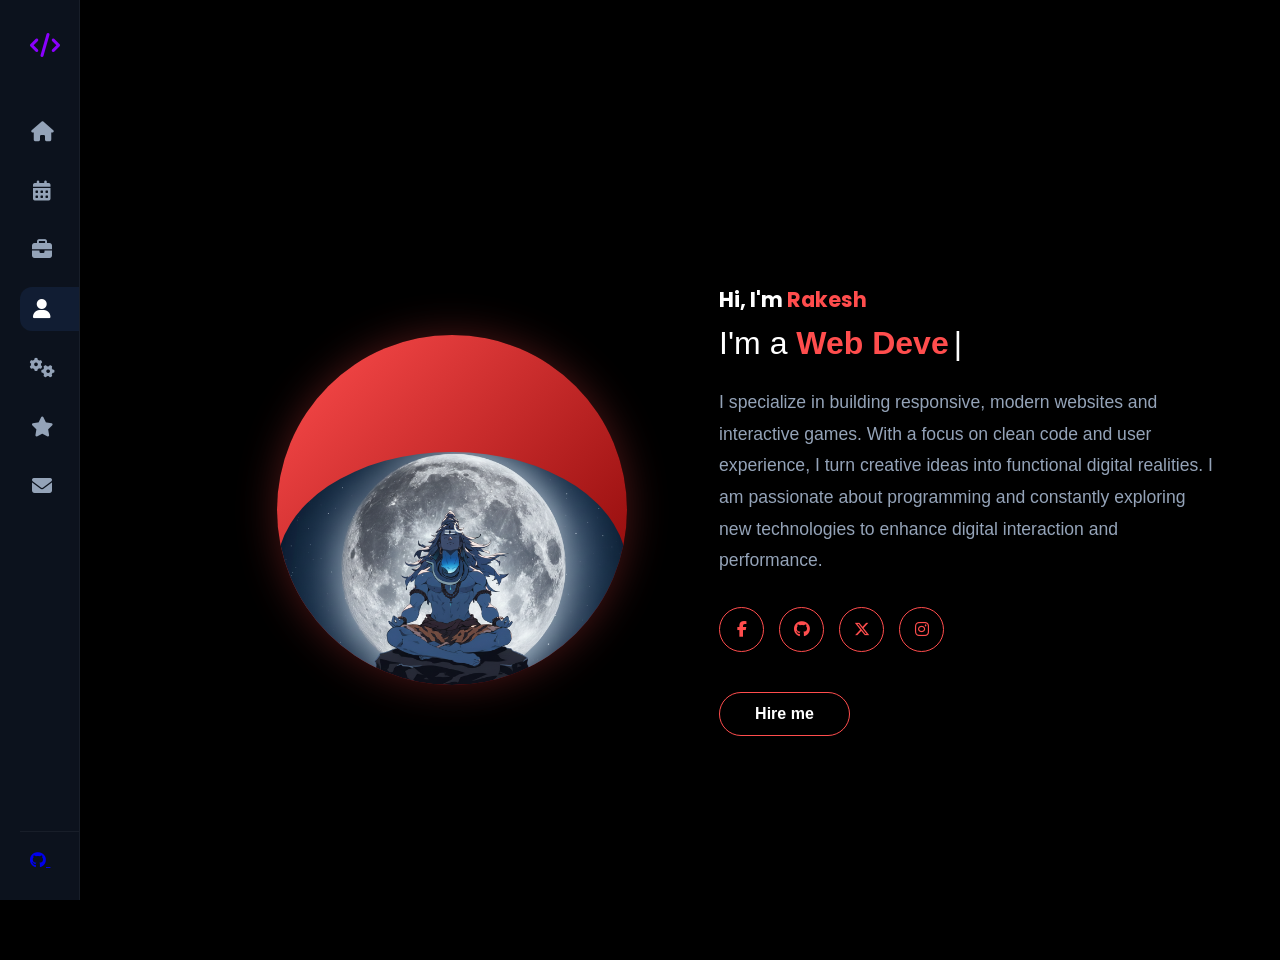
<file: about.html>
<!DOCTYPE html>
<html lang="en">
<head>
    <meta charset="UTF-8">
    <meta name="viewport" content="width=device-width, initial-scale=1.0">
    <title>About Me | Rakesh</title>
    <link rel="stylesheet" href="style.css">
    <link rel="stylesheet" href="https://cdnjs.cloudflare.com/ajax/libs/font-awesome/6.5.1/css/all.min.css">
    <link href="https://fonts.googleapis.com/css2?family=Poppins:wght@300;400;600;700&display=swap" rel="stylesheet">
</head>
<body>

    <aside class="sidebar">
        <div class="sidebar-content">
            <div class="logo-section">
                <i class="fa-solid fa-code"></i>
                <span class="nav-text">Dev<span>Portfolio</span></span>
            </div>
            
            <nav class="nav-menu">
                <ul>
                    <li>
                        <a href="index.html">
                            <i class="fa-solid fa-house"></i>
                            <span class="nav-text">Home</span>
                        </a>
                    </li>
                    <li>
                        <a href="projects.html">
                            <i class="fa-solid fa-calendar-days"></i>
                            <span class="nav-text">Projects</span>
                        </a>
                    </li>
                    <li>
                        <a href="experiences.html">
                            <i class="fa-solid fa-briefcase"></i>
                            <span class="nav-text">Experience</span>
                        </a>
                    </li>
                    <li class="active">
                        <a href="about.html">
                            <i class="fa-solid fa-user"></i>
                            <span class="nav-text">About</span>
                        </a>
                    </li>
                    <li>
                        <a href="skills.html">
                            <i class="fa-solid fa-gears"></i>
                            <span class="nav-text">Skills</span>
                        </a>
                    </li>
                    <li>
                        <a href="client-testimonials.html">
                            <i class="fa-solid fa-star"></i>
                            <span class="nav-text">Testimonials</span>
                        </a>
                    </li>
                    <li>
                        <a href="contact.html">
                            <i class="fa-solid fa-envelope"></i>
                            <span class="nav-text">Contact</span>
                        </a>
                    </li>
                </ul>
            </nav>

<div class="sidebar-footer">
                <div class="footer-item">
                    <a href="https://github.com/Rakesh12277" target="_blank">
                        <i class="fa-brands fa-github"></i>
                        <span class="nav-text">GitHub</span>
                    </a>
                </div>
            </div>
        </div>
    </aside>

    <main class="main-content">
        <div class="about-page-layout">
            <div class="about-container">
                <div class="image-section">
                    <div class="circle-bg">
<img src="../me.png" alt="Profile Image" class="profile-img">
                    </div>
                </div>

                <div class="content-section">
                    <h1 class="intro-text">Hi, I'm <span class="highlight">Rakesh</span></h1>
                    <h2 class="static-text">I'm a&nbsp;<span id="typewriter" class="highlight"></span><span class="cursor">|</span></h2>
                    
                    <p class="description">
                        I specialize in building responsive, modern websites and interactive games. 
                        With a focus on clean code and user experience, I turn creative ideas into 
                        functional digital realities. I am passionate about programming and 
                        constantly exploring new technologies to enhance digital interaction 
                        and performance.
                    </p>

<div class="social-icons">
                        <a href="https://www.facebook.com/rulerofnight" target="_blank"><i class="fab fa-facebook-f"></i></a>
                        <a href="https://github.com/Rakesh12277" target="_blank"><i class="fab fa-github"></i></a>
                        <a href="https://x.com/BoharaDipa42217" target="_blank"><i class="fa-brands fa-x-twitter"></i></a>
                        <a href="https://www.instagram.com/boharadipak310" target="_blank"><i class="fab fa-instagram"></i></a>
                    </div>

                    <a href="contact.html" class="hire-btn">Hire me</a>
                </div>
            </div>
        </div>
    </main>

    <div class="side-bg"></div>

    <!-- JavaScript for the typing/deleting effect -->
    <script src="script.js"></script>
</body>
</html>
</file>
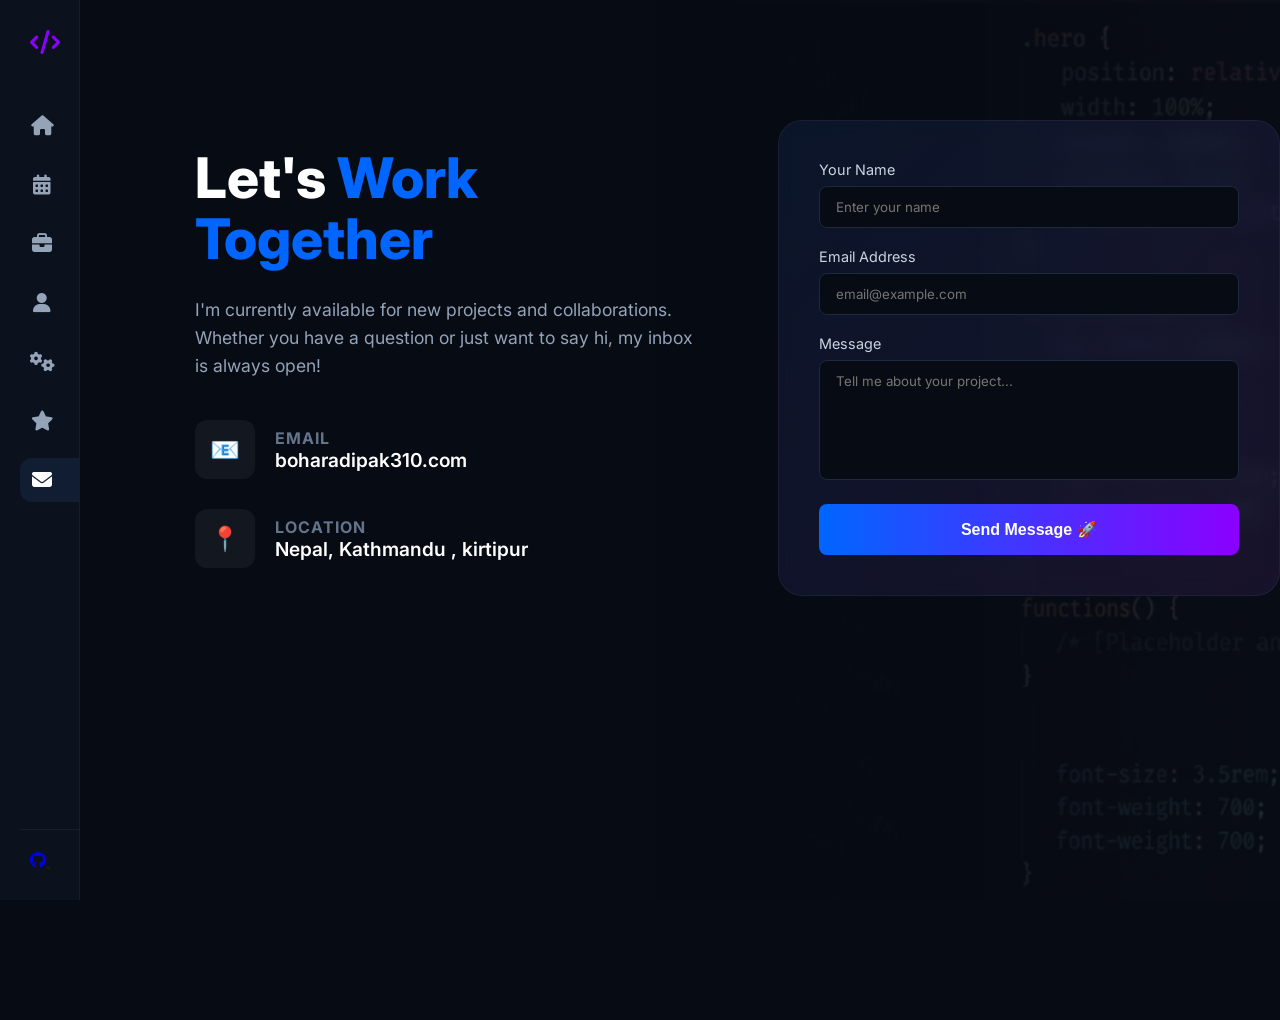
<file: contact.html>
<!DOCTYPE html>
<html lang="en">
<head>
    <meta charset="UTF-8">
    <meta name="viewport" content="width=device-width, initial-scale=1.0">
    <title>Contact Me</title>
    <link rel="stylesheet" href="style.css">
    <link href="https://fonts.googleapis.com/css2?family=Inter:wght@400;600;700;800&display=swap" rel="stylesheet">
    <link rel="stylesheet" href="https://cdnjs.cloudflare.com/ajax/libs/font-awesome/6.5.1/css/all.min.css">
</head>
<body>

    <aside class="sidebar">
        <div class="sidebar-content">
            <div class="logo-section">
                <i class="fa-solid fa-code"></i>
                <span class="nav-text">Dev<span>Portfolio</span></span>
            </div>
            
            <nav class="nav-menu">
                <ul>
                    <li>
                        <a href="index.html">
                            <i class="fa-solid fa-house"></i>
                            <span class="nav-text">Home</span>
                        </a>
                    </li>
                    <li>
                        <a href="projects.html">
                            <i class="fa-solid fa-calendar-days"></i>
                            <span class="nav-text">Projects</span>
                        </a>
                    </li>
                    <li>
                        <a href="experiences.html">
                            <i class="fa-solid fa-briefcase"></i>
                            <span class="nav-text">Experience</span>
                        </a>
                    </li>
                    <li>
                        <a href="about.html">
                            <i class="fa-solid fa-user"></i>
                            <span class="nav-text">About</span>
                        </a>
                    </li>
                    <li>
                        <a href="skills.html">
                            <i class="fa-solid fa-gears"></i>
                            <span class="nav-text">Skills</span>
                        </a>
                    </li>
                    <li>
                        <a href="client-testimonials.html">
                            <i class="fa-solid fa-star"></i>
                            <span class="nav-text">Testimonials</span>
                        </a>
                    </li>
                    <li class="active">
                        <a href="contact.html">
                            <i class="fa-solid fa-envelope"></i>
                            <span class="nav-text">Contact</span>
                        </a>
                    </li>
                </ul>
            </nav>

<div class="sidebar-footer">
                <div class="footer-item">
                    <a href="https://github.com/Rakesh12277" target="_blank">
                        <i class="fa-brands fa-github"></i>
                        <span class="nav-text">GitHub</span>
                    </a>
                </div>
            </div>
        </div>
    </aside>

    <div class="page-container">
        <main class="main-content">
            <div class="contact-grid">
                
                <section class="contact-info">
                    <h1 class="title">Let's <span class="gradient-text">Work Together</span></h1>
                    <p class="description">
                        I'm currently available for new projects and collaborations. 
                        Whether you have a question or just want to say hi, my inbox is always open!
                    </p>

                    <div class="info-list">
                        <div class="info-item">
                            <span class="icon">📧</span>
                            <div>
                                <h3>Email</h3>
                                <p>boharadipak310.com</p>
                            </div>
                        </div>
                        <div class="info-item">
                            <span class="icon">📍</span>
                            <div>
                                <h3>Location</h3>
                                <p>Nepal, Kathmandu , kirtipur</p>
                            </div>
                        </div>
                    </div>
                </section>

<section class="form-wrapper">
                    <form class="contact-form" action="https://formsubmit.co/boharadipak310@gmail.com" method="POST">
                        <div class="input-group">
                            <label>Your Name</label>
                            <input type="text" name="name" placeholder="Enter your name" required>
                        </div>
                        <div class="input-group">
                            <label>Email Address</label>
                            <input type="email" name="email" placeholder="email@example.com" required>
                        </div>
                        <div class="input-group">
                            <label>Message</label>
                            <textarea name="message" placeholder="Tell me about your project..." required></textarea>
                        </div>
                        <button type="submit" class="submit-btn">Send Message 🚀</button>
                    </form>
                </section>

            </div>
        </main>

        <div class="side-bg"></div>
    </div>

</body>
</html>
</file>
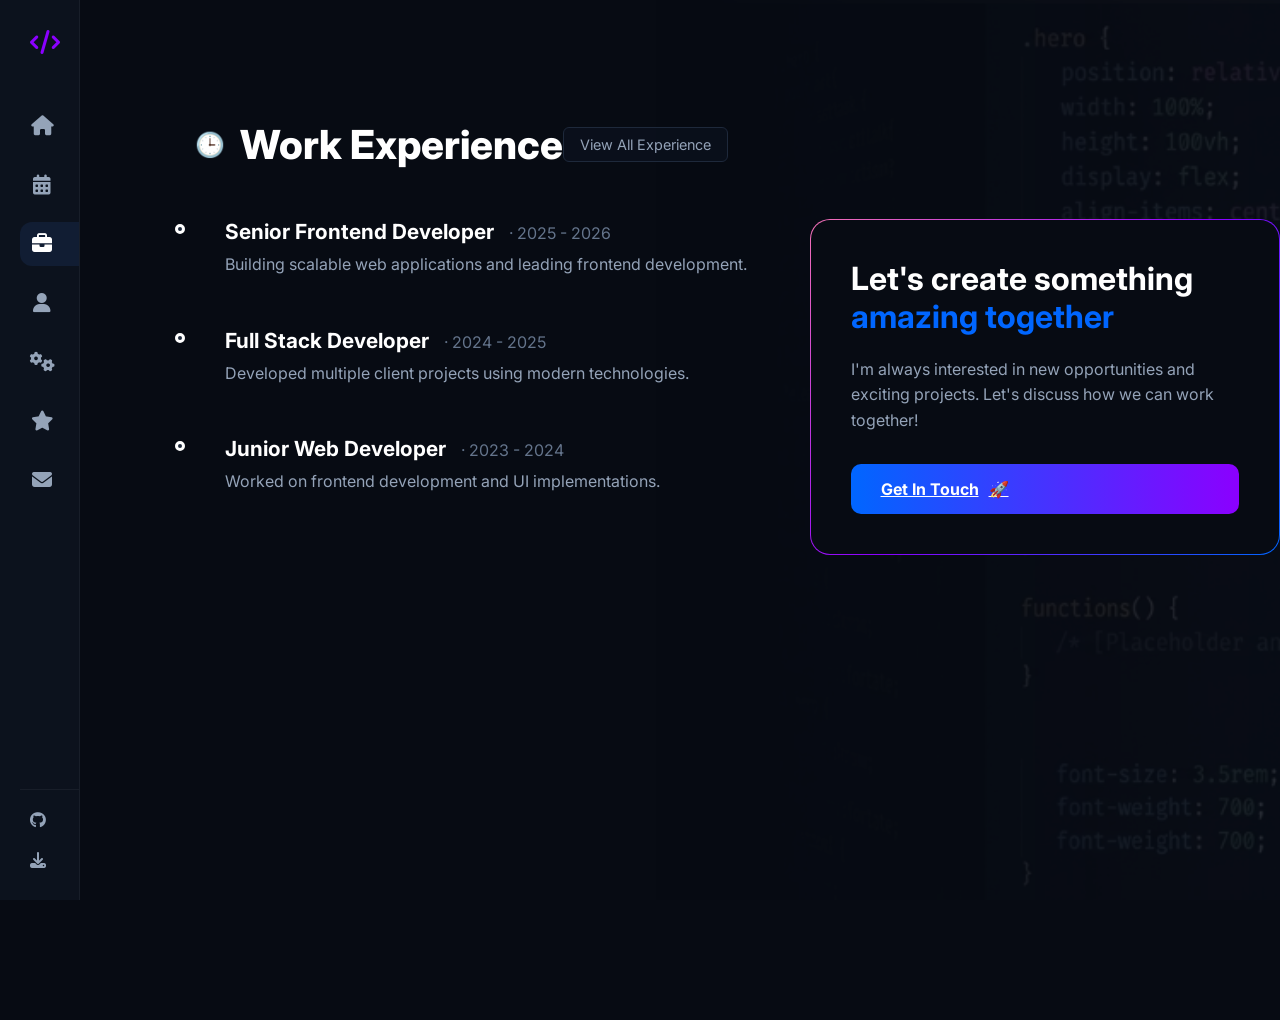
<file: experiences.html>
<!DOCTYPE html>
<html lang="en">
<head>
    <meta charset="UTF-8">
    <meta name="viewport" content="width=device-width, initial-scale=1.0">
    <title>Work Experience</title>
    <link rel="stylesheet" href="style.css">
    <link href="https://fonts.googleapis.com/css2?family=Inter:wght@400;600;700;800&display=swap" rel="stylesheet">
    <link rel="stylesheet" href="https://cdnjs.cloudflare.com/ajax/libs/font-awesome/6.5.1/css/all.min.css">
</head>
<body>

    <aside class="sidebar">
        <div class="sidebar-content">
            <div class="logo-section">
                <i class="fa-solid fa-code"></i>
                <span class="nav-text">Dev<span>Portfolio</span></span>
            </div>
            
            <nav class="nav-menu">
                <ul>
                    <li>
                        <a href="index.html">
                            <i class="fa-solid fa-house"></i>
                            <span class="nav-text">Home</span>
                        </a>
                    </li>
                    <li>
                        <a href="projects.html">
                            <i class="fa-solid fa-calendar-days"></i>
                            <span class="nav-text">Projects</span>
                        </a>
                    </li>
                    <li class="active">
                        <a href="experiences.html">
                            <i class="fa-solid fa-briefcase"></i>
                            <span class="nav-text">Experience</span>
                        </a>
                    </li>
                    <li>
                        <a href="about.html">
                            <i class="fa-solid fa-user"></i>
                            <span class="nav-text">About</span>
                        </a>
                    </li>
                    <li>
                        <a href="skills.html">
                            <i class="fa-solid fa-gears"></i>
                            <span class="nav-text">Skills</span>
                        </a>
                    </li>
                    <li>
                        <a href="client-testimonials.html">
                            <i class="fa-solid fa-star"></i>
                            <span class="nav-text">Testimonials</span>
                        </a>
                    </li>
                    <li>
                        <a href="contact.html">
                            <i class="fa-solid fa-envelope"></i>
                            <span class="nav-text">Contact</span>
                        </a>
                    </li>
                </ul>
            </nav>

            <div class="sidebar-footer">
                <div class="footer-item">
                    <i class="fa-brands fa-github"></i>
                    <span class="nav-text">GitHub</span>
                </div>
                <div class="footer-item">
                    <i class="fa-solid fa-download"></i>
                    <span class="nav-text">Download CV</span>
                </div>
            </div>
        </div>
    </aside>

    <div class="page-container">
        <main class="main-content">
            <header class="header-flex">
                <div class="title-group">
                    <span class="icon-clock">🕒</span>
                    <h1 class="page-title">Work Experience</h1>
                </div>
                <a href="#" class="btn-all">View All Experience</a>
            </header>

            <div class="experience-layout">
                <div class="timeline">
                    <div class="timeline-item">
                        <div class="dot"></div>
                        <div class="time-content">
                            <h3>Senior Frontend Developer <span class="year">· 2025 - 2026</span></h3>
                            <p>Building scalable web applications and leading frontend development.</p>
                        </div>
                    </div>

                    <div class="timeline-item">
                        <div class="dot"></div>
                        <div class="time-content">
                            <h3>Full Stack Developer <span class="year">· 2024 - 2025</span></h3>
                            <p>Developed multiple client projects using modern technologies.</p>
                        </div>
                    </div>

                    <div class="timeline-item">
                        <div class="dot"></div>
                        <div class="time-content">
                            <h3>Junior Web Developer <span class="year">· 2023 - 2024</span></h3>
                            <p>Worked on frontend development and UI implementations.</p>
                        </div>
                    </div>
                </div>

                <div class="contact-card-wrapper">
                    <div class="contact-card">
                        <h2>Let's create something <br><span class="gradient-text">amazing together</span></h2>
<p>I'm always interested in new opportunities and exciting projects. Let's discuss how we can work together!</p>
                        <a href="contact.html" class="btn-touch">
                            Get In Touch <span class="send-icon">🚀</span>
                        </a>
                    </div>
                </div>
            </div>
        </main>

        <div class="side-bg"></div>
    </div>

</body>
</html>
</file>
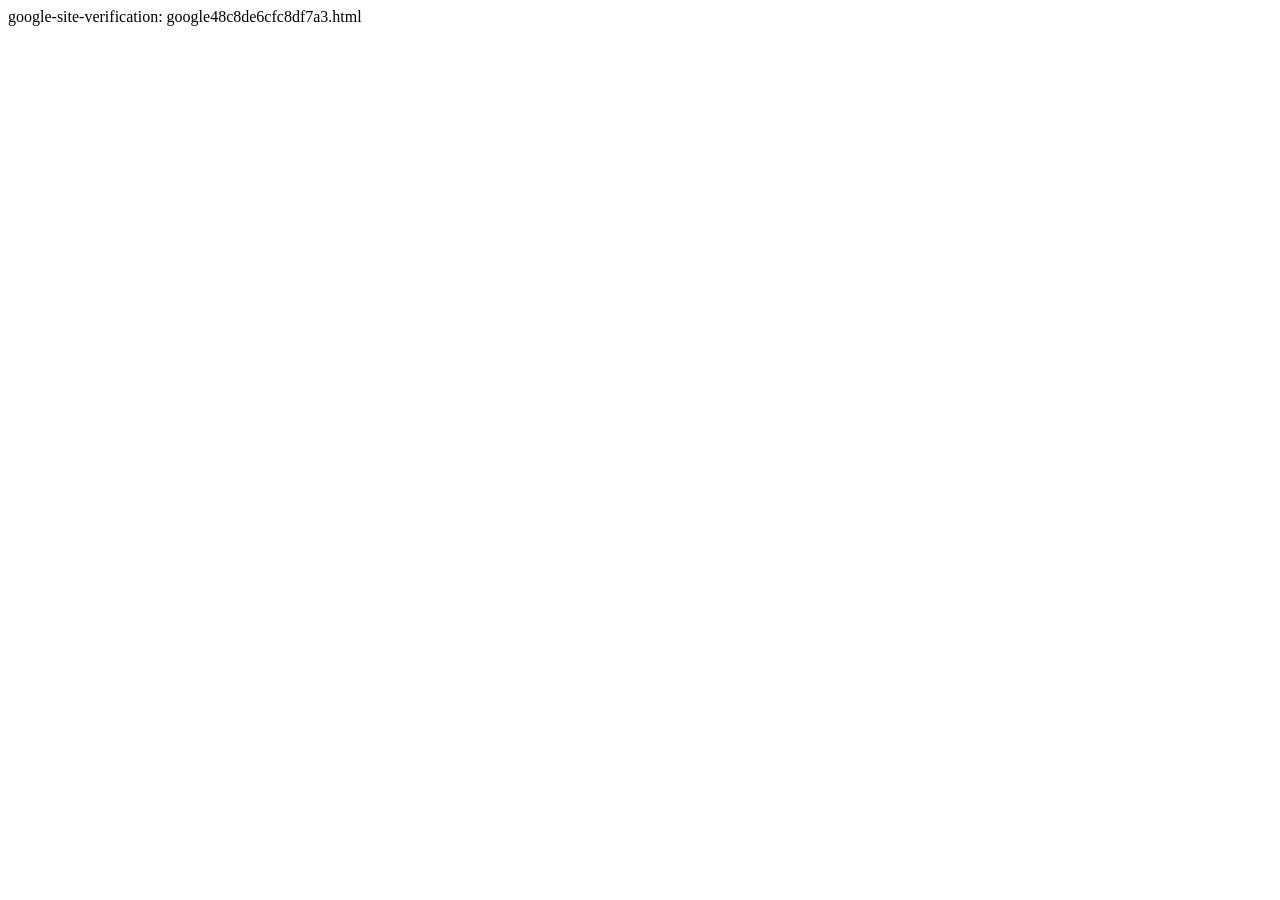
<file: google48c8de6cfc8df7a3.html>
google-site-verification: google48c8de6cfc8df7a3.html
<!DOCTYPE html>
<html lang="en">
<head>
    <meta charset="UTF-8">
    <meta name="viewport" content="width=device-width, initial-scale=1.0">

    <!-- Google Site Verification -->
    <meta name="google-site-verification" content="google48c8de6cfc8df7a3.html"
    <!-- SEO Title & Description -->
    <title>Tilak Bohara | Professional Web Developer Portfolio</title>
    <meta name="description" content="Expert Web Developer specializing in Frontend, Backend, and UI/UX design. Delivering high-quality websites at affordable prices.">

    <!-- Favicon / Logo -->
    <link rel="icon" type="image/png" href="square-image.png">
    <link rel="apple-touch-icon" href="square-image.png">

</head>
<body>
    
</body>
</html>
</file>
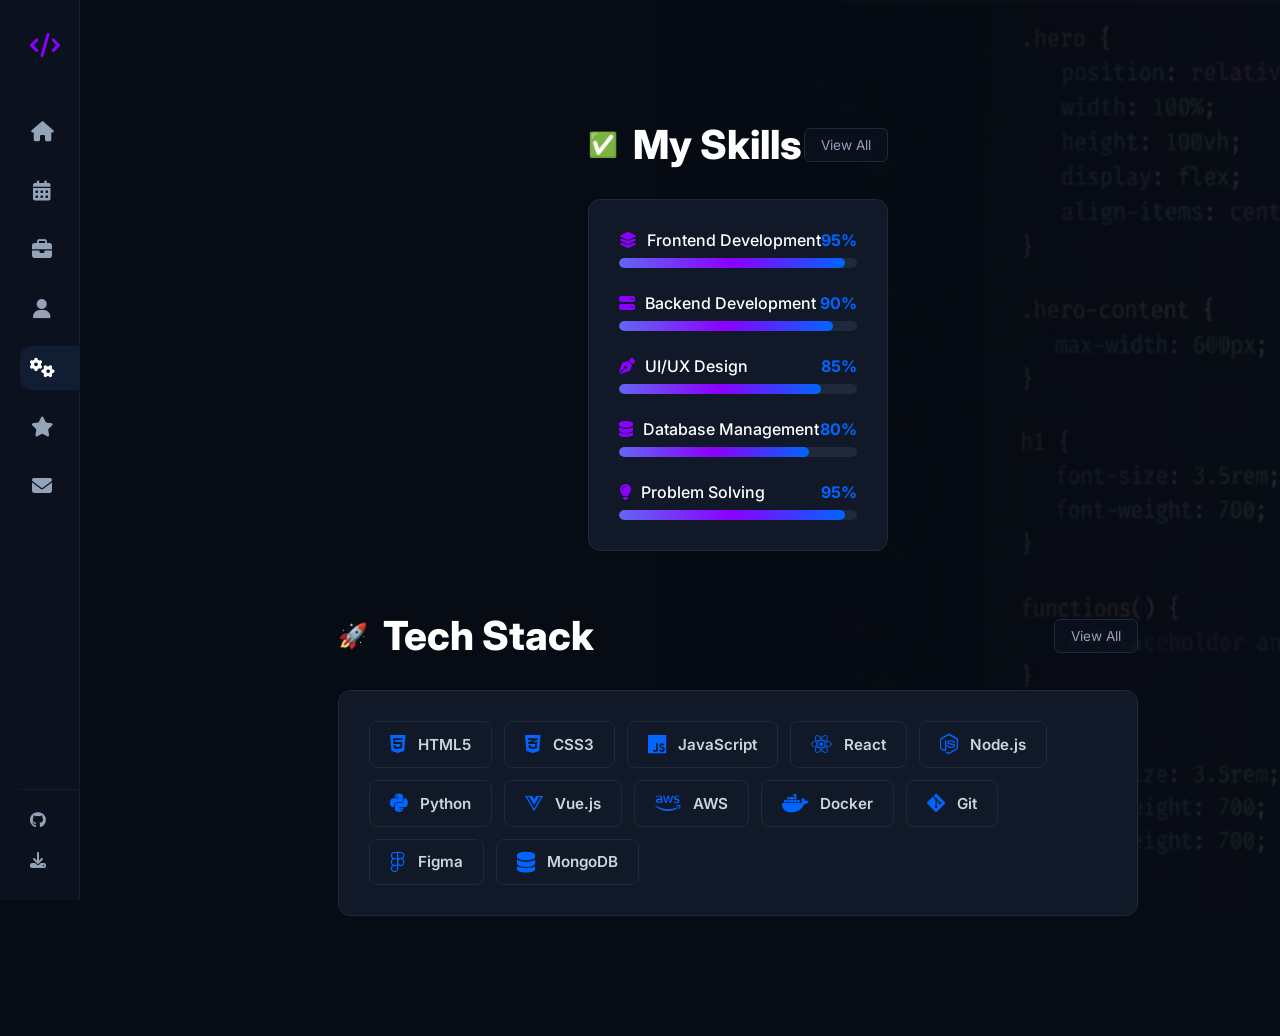
<file: skills.html>
<!DOCTYPE html>
<html lang="en">
<head>
    <meta charset="UTF-8">
    <meta name="viewport" content="width=device-width, initial-scale=1.0">
    <title>Skills & Tech Stack</title>
    <link rel="stylesheet" href="style.css">
    <link href="https://fonts.googleapis.com/css2?family=Inter:wght@400;600;700;800&display=swap" rel="stylesheet">
    <link rel="stylesheet" href="https://cdnjs.cloudflare.com/ajax/libs/font-awesome/6.5.1/css/all.min.css">
    <link href="https://fonts.googleapis.com/css2?family=Inter:wght@400;600;700&family=Poppins:wght@700;800&display=swap" rel="stylesheet">

</head>
<body>

    <aside class="sidebar">
        <div class="sidebar-content">
            <div class="logo-section">
                <i class="fa-solid fa-code"></i>
                <span class="nav-text">Dev<span>Portfolio</span></span>
            </div>
            
            <nav class="nav-menu">
                <ul>
                    <li>
                        <a href="index.html">
                            <i class="fa-solid fa-house"></i>
                            <span class="nav-text">Home</span>
                        </a>
                    </li>
                    <li>
                        <a href="projects.html">
                            <i class="fa-solid fa-calendar-days"></i>
                            <span class="nav-text">Projects</span>
                        </a>
                    </li>
                    <li>
                        <a href="experiences.html">
                            <i class="fa-solid fa-briefcase"></i>
                            <span class="nav-text">Experience</span>
                        </a>
                    </li>
                    <li>
                        <a href="about.html">
                            <i class="fa-solid fa-user"></i>
                            <span class="nav-text">About</span>
                        </a>
                    </li>
                    <li class="active">
                        <a href="skills.html">
                            <i class="fa-solid fa-gears"></i>
                            <span class="nav-text">Skills</span>
                        </a>
                    </li>
                    <li>
                        <a href="client-testimonials.html">
                            <i class="fa-solid fa-star"></i>
                            <span class="nav-text">Testimonials</span>
                        </a>
                    </li>
                    <li>
                        <a href="contact.html">
                            <i class="fa-solid fa-envelope"></i>
                            <span class="nav-text">Contact</span>
                        </a>
                    </li>
                </ul>
            </nav>

            <div class="sidebar-footer">
                <div class="footer-item">
                    <i class="fa-brands fa-github"></i>
                    <span class="nav-text">GitHub</span>
                </div>
                <div class="footer-item">
                    <i class="fa-solid fa-download"></i>
                    <span class="nav-text">Download CV</span>
                </div>
            </div>
        </div>
    </aside>

    <div class="page-container">
        <main class="main-content">
            <section class="skills-section">
                <header class="section-header">
                    <div class="title-wrap">
                        <span class="icon">✅</span>
                        <h1>My Skills</h1>
                    </div>
                    <a href="#" class="view-all-btn">View All</a>
                </header>

                <div class="section-card">
                    <div class="skills-list">
                        <div class="skill-item">
                            <div class="skill-info">
                                <span class="skill-label">
                                    <i class="fa-solid fa-layer-group"></i>
                                    Frontend Development
                                </span>
                                <span class="skill-percent">95%</span>
                            </div>
                            <div class="progress-bar"><div class="fill" style="width: 95%;"></div></div>
                        </div>

                        <div class="skill-item">
                            <div class="skill-info">
                                <span class="skill-label">
                                    <i class="fa-solid fa-server"></i>
                                    Backend Development
                                </span>
                                <span class="skill-percent">90%</span>
                            </div>
                            <div class="progress-bar"><div class="fill" style="width: 90%;"></div></div>
                        </div>

                        <div class="skill-item">
                            <div class="skill-info">
                                <span class="skill-label">
                                    <i class="fa-solid fa-pen-nib"></i>
                                    UI/UX Design
                                </span>
                                <span class="skill-percent">85%</span>
                            </div>
                            <div class="progress-bar"><div class="fill" style="width: 85%;"></div></div>
                        </div>

                        <div class="skill-item">
                            <div class="skill-info">
                                <span class="skill-label">
                                    <i class="fa-solid fa-database"></i>
                                    Database Management
                                </span>
                                <span class="skill-percent">80%</span>
                            </div>
                            <div class="progress-bar"><div class="fill" style="width: 80%;"></div></div>
                        </div>

                        <div class="skill-item">
                            <div class="skill-info">
                                <span class="skill-label">
                                    <i class="fa-solid fa-lightbulb"></i>
                                    Problem Solving
                                </span>
                                <span class="skill-percent">95%</span>
                            </div>
                            <div class="progress-bar"><div class="fill" style="width: 95%;"></div></div>
                        </div>
                    </div>
                </div>
            </section>

            <section class="tech-section">
                <header class="section-header">
                    <div class="title-wrap">
                        <span class="icon">🚀</span>
                        <h1>Tech Stack</h1>
                    </div>
                    <a href="#" class="view-all-btn">View All</a>
                </header>

                <div class="section-card">
                    <div class="tech-stack-container">
                        <div class="tech-card">
                            <i class="fa-brands fa-html5"></i>
                            <span>HTML5</span>
                        </div>
                        <div class="tech-card">
                            <i class="fa-brands fa-css3-alt"></i>
                            <span>CSS3</span>
                        </div>
                        <div class="tech-card">
                            <i class="fa-brands fa-js"></i>
                            <span>JavaScript</span>
                        </div>
                        <div class="tech-card">
                            <i class="fa-brands fa-react"></i>
                            <span>React</span>
                        </div>
                        <div class="tech-card">
                            <i class="fa-brands fa-node-js"></i>
                            <span>Node.js</span>
                        </div>
                        <div class="tech-card">
                            <i class="fa-brands fa-python"></i>
                            <span>Python</span>
                        </div>
                        <div class="tech-card">
                            <i class="fa-brands fa-vuejs"></i>
                            <span>Vue.js</span>
                        </div>
                        <div class="tech-card">
                            <i class="fa-brands fa-aws"></i>
                            <span>AWS</span>
                        </div>
                        <div class="tech-card">
                            <i class="fa-brands fa-docker"></i>
                            <span>Docker</span>
                        </div>
                        <div class="tech-card">
                            <i class="fa-brands fa-git-alt"></i>
                            <span>Git</span>
                        </div>
                        <div class="tech-card">
                            <i class="fa-brands fa-figma"></i>
                            <span>Figma</span>
                        </div>
                        <div class="tech-card">
                            <i class="fa-solid fa-database"></i>
                            <span>MongoDB</span>
                        </div>
                    </div>
                </div>
            </section>
        </main>

        <div class="side-bg"></div>
    </div>

</body>
</html>
</file>
<file: style.css>
:root {
    --bg-dark: #070b13;
    --bg-sidebar: #0c121d;
    --accent-blue: #0066FF;
    --accent-purple: #8B00FF;
    --text-main: #ffffff;
    --text-dim: #94a3b8;
    --sidebar-collapsed: 80px;
    --sidebar-expanded: 260px;
    --transition-speed: 0.4s;
    --main-padding-left: 115px;
}

* { margin: 0; padding: 0; box-sizing: border-box; }

body { 
    background-color: var(--bg-dark); 
    color: var(--text-main); 
    font-family: 'Inter', sans-serif; 
    display: flex; 
    overflow-x: hidden; 
    min-height: 100vh;
}

/* SIDEBAR - Shared across all pages (from page 1) */
.sidebar {
    width: var(--sidebar-collapsed);
    height: 100vh;
    background-color: var(--bg-sidebar);
    position: fixed;
    left: 0;
    top: 0;
    overflow: hidden;
    transition: width var(--transition-speed) cubic-bezier(0.4, 0, 0.2, 1);
    border-right: 1px solid rgba(255, 255, 255, 0.05);
    z-index: 1000;
}

.sidebar:hover { width: var(--sidebar-expanded); }

.sidebar-content {
    display: flex;
    flex-direction: column;
    height: 100%;
    padding: 30px 20px;
    width: var(--sidebar-expanded);
}

.logo-section {
    display: flex;
    align-items: center;
    gap: 20px;
    margin-bottom: 50px;
    padding-left: 10px;
}

.logo-section i { font-size: 24px; color: var(--accent-purple); min-width: 24px; }
.logo-section span { font-weight: 700; font-size: 20px; font-family: 'Poppins'; white-space: nowrap; }
.logo-section span span { color: var(--accent-purple); }

.nav-menu { flex-grow: 1; }
.nav-menu ul { list-style: none; }
.nav-menu li { margin-bottom: 15px; }

.nav-menu a {
    display: flex;
    align-items: center;
    gap: 20px;
    text-decoration: none;
    color: var(--text-dim);
    padding: 12px 10px;
    border-radius: 12px;
    transition: 0.3s;
    white-space: nowrap;
}

.nav-menu li.active a, .nav-menu a:hover {
    background: rgba(59, 130, 246, 0.1);
    color: var(--text-main);
}

.nav-menu i { font-size: 20px; min-width: 24px; text-align: center; }

.nav-text {
    opacity: 0;
    transition: opacity 0.2s ease;
}

.sidebar:hover .nav-text {
    opacity: 1;
    transition: opacity 0.5s ease 0.1s;
}

.sidebar-footer {
    border-top: 1px solid rgba(255,255,255,0.05);
    padding-top: 20px;
    display: flex;
    flex-direction: column;
    gap: 20px;
}

.footer-item {
    display: flex;
    align-items: center;
    gap: 20px;
    padding-left: 10px;
    color: var(--text-dim);
    cursor: pointer;
}

/* MAIN CONTENT - Consistent across pages */
.main-content {
    margin-left: var(--sidebar-collapsed);
    width: calc(100% - var(--sidebar-collapsed));
    padding-left: var(--main-padding-left);
    padding-top: 60px;
    min-height: 100vh;
    display: flex;
    align-items: flex-start;
    flex-direction: column;
}

/* PAGE 1 HERO */
.hero-clean {
    width: 100%;
    display: flex;
    justify-content: flex-start;
}

.hero-clean .hero-container {
    width: 100%;
    max-width: 850px;
}

.hero-clean .hero-wrapper { 
    width: 100%; 
    text-align: left;
    display: flex;
    flex-direction: column;
    align-items: flex-start;
}

.intro-badge {
    color: var(--accent-blue);
    font-weight: 700;
    letter-spacing: 3px;
    font-size: 13px;
    margin-bottom: 15px;
}

.main-title {
    font-family: 'Poppins', sans-serif;
    font-size: 85px;
    font-weight: 800;
    line-height: 1.05;
    margin-bottom: 15px;
}

.gradient-text {
    color: #0066FF !important;
}


.title .gradient-text,
.contact-grid .title .gradient-text {
    color: #0066FF !important;
}

.sub-title { font-size: 32px; color: var(--text-dim); margin-bottom: 30px; font-weight: 400; }
.hero-text { font-size: 19px; line-height: 1.6; color: var(--text-dim); margin-bottom: 45px; max-width: 700px; }

.cta-group { 
    display: flex; 
    gap: 20px; 
    margin-bottom: 70px; 
    flex-wrap: wrap; 
    justify-content: flex-start;
}
.btn-fill {
    background: linear-gradient(90deg, var(--accent-blue), var(--accent-purple));
    color: white; text-decoration: none; padding: 18px 38px; border-radius: 10px;
    font-weight: 700; display: flex; align-items: center; gap: 10px; transition: transform 0.2s;
}
.btn-fill:hover { transform: translateY(-3px); }
.btn-border { border: 1px solid #1e293b; color: white; text-decoration: none; padding: 18px 38px; border-radius: 10px; font-weight: 600; }

.hero-stats { 
    display: flex; 
    align-items: center; 
    gap: 50px; 
    justify-content: flex-start;
}
.stat-box span { font-size: 36px; font-weight: 800; display: block; color: var(--text-main); }
.stat-box p { color: var(--text-dim); font-size: 14px; margin: 0; }
.stat-divider { width: 1px; height: 50px; background: #1e293b; }

/* COMMON PAGE LAYOUTS (pages 2-7) */
.page-layout, .page-container {
    display: flex;
    position: relative;
    width: 100%;
    padding-top: 60px;
    padding-bottom: 60px;
}

.page-layout main, .page-container main { flex: 1; z-index: 10; }

/* Headers */
.header-area, .header-flex, .header, .section-header {
    display: flex;
    justify-content: space-between;
    align-items: center;
    margin-bottom: 50px;
}

.title-group {
    display: flex;
    align-items: center;
    gap: 15px;
}

.icon-clock, .icon { font-size: 1.5rem; color: var(--accent-purple); }

.page-title, .title, .section-header h1 { 
    font-size: 2.5rem; 
    font-weight: 800; 
}

.btn-all, .view-all, .view-all-btn {
    color: var(--text-dim);
    text-decoration: none;
    border: 1px solid #1e293b;
    padding: 8px 16px;
    border-radius: 6px;
    font-size: 0.9rem;
    background: rgba(15, 23, 42, 0.4);
}

/* PROJECTS PAGE 2 */
.projects-container { padding: 60px 40px 60px var(--main-padding-left); }
.grid-layout {
    display: grid;
    grid-template-columns: repeat(2, 1fr);
    gap: 25px;
    max-width: 1100px;
}

.card {
    background: #0f172a;
    border: 1px solid rgba(255, 255, 255, 0.05);
    border-radius: 12px;
    overflow: hidden;
}

.project-img {
    width: 100%;
    height: 200px;
    object-fit: cover;
}

.info { padding: 20px; }
.info h2 { font-size: 1.3rem; margin-bottom: 10px; }
.info p { color: var(--text-dim); font-size: 0.95rem; line-height: 1.5; margin-bottom: 20px; height: 45px; }

.tags { display: flex; gap: 10px; margin-bottom: 20px; }
.tag {
    font-size: 0.75rem;
    padding: 4px 12px;
    border-radius: 4px;
    background: rgba(255,255,255,0.05);
}

.blue { color: #60a5fa; }
.green { color: #4ade80; }
.dark-green { color: #10b981; }
.purple { color: var(--accent-purple); }
.yellow { color: #fbbf24; }
.pink { color: #f472b6; }
.light { color: var(--text-main); }
.light-blue { color: #38bdf8; }

.demo-link {
    color: var(--accent-purple);
    text-decoration: none;
    font-weight: 700;
    font-size: 0.9rem;
}

/* EXPERIENCE PAGE 3 */
.experience-layout {
    display: grid;
    grid-template-columns: 1.2fr 1fr;
    gap: 50px;
    max-width: 1100px;
    align-items: start;
}

.timeline {
    position: relative;
    padding-left: 30px;
}

.timeline-item { position: relative; margin-bottom: 50px; }

.dot {
    position: absolute;
left: -50px;
    top: 5px;
    width: 20px;
    height: 20px;
    background: var(--bg-dark);
    border: 3px solid var(--text-main);
    border-radius: 50%;
}

.time-content h3 { font-size: 1.3rem; margin-bottom: 8px; }
.year {
    color: #64748b;
    font-size: 1rem;
    font-weight: 400;
    margin-left: 10px;
}
.time-content p { color: var(--text-dim); line-height: 1.6; }

.contact-card-wrapper {
    background: linear-gradient(135deg, #f472b6, var(--accent-purple), var(--accent-blue));
    padding: 1px;
    border-radius: 20px;
}

.contact-card {
    background: var(--bg-dark);
    border-radius: 19px;
    padding: 40px;
}

.contact-card h2 { font-size: 2rem; line-height: 1.2; margin-bottom: 20px; }
.contact-card p { color: var(--text-dim); line-height: 1.6; margin-bottom: 30px; }

.btn-touch {
    background: linear-gradient(to right, var(--accent-blue), var(--accent-purple));
    color: white;
    border: none;
    padding: 15px 30px;
    border-radius: 10px;
    font-weight: 700;
    font-size: 1rem;
    display: flex;
    align-items: center;
    gap: 10px;
    cursor: pointer;
}

/* ABOUT PAGE 4 - Legacy */
.about-grid {
    display: grid;
    grid-template-columns: 1.2fr 1fr;
    gap: 60px;
    max-width: 1100px;
}

/* NEW ABOUT PAGE - Typewriter Design */
.about-page-layout {
    display: flex;
    align-items: center;
    justify-content: center;
    min-height: 100vh;
    width: 100%;
    background-color: #000000;
}

/* Make about page fully black without affecting other pages */
.about-page-layout ~ .side-bg,
body:has(.about-page-layout) .side-bg {
    display: none;
}

body:has(.about-page-layout) {
    background-color: #000000 !important;
}

.main-content:has(.about-page-layout) {
    background-color: #000000 !important;
}

.about-page-layout {
    background-color: #000000 !important;
}

.about-page-layout * {
    background-color: transparent;
}

.about-container {
    display: grid;
    grid-template-columns: 1fr 1.2fr;
    align-items: center;
    max-width: 1100px;
    width: 100%;
    gap: 50px;
    padding: 40px;
}

.image-section {
    display: flex;
    justify-content: center;
}

.circle-bg {
    width: 350px;
    height: 350px;
    background: linear-gradient(135deg, #ff4d4d, #800000);
    border-radius: 50%;
    display: flex;
    align-items: flex-end;
    overflow: hidden;
    box-shadow: 0 0 40px rgba(255, 77, 77, 0.3);
}

.profile-img {
    width: 100%;
    height: auto;
    object-fit: cover;
    border-radius: 50%;
}

.content-section {
    padding: 20px 0;
}

.content-section .intro-text {
    font-size: 2.8rem;
    font-weight: 700;
    color: var(--text-main);
    font-family: 'Poppins', sans-serif;
    margin-bottom: 10px;
}

.content-section .highlight {
    color: #ff4d4d;
}

.content-section .static-text {
    font-size: 2rem;
    font-weight: 400;
    margin-bottom: 25px;
    display: flex;
    align-items: center;
    flex-wrap: wrap;
}

#typewriter {
    color: #ff4d4d;
    font-weight: 600;
}

.content-section .cursor {
    color: white;
    margin-left: 5px;
    animation: blink 0.7s infinite;
}

@keyframes blink {
    50% { opacity: 0; }
}

.content-section .description {
    color: var(--text-dim);
    font-size: 1.1rem;
    line-height: 1.8;
    margin-bottom: 30px;
    max-width: 500px;
}

.social-icons {
    display: flex;
    gap: 15px;
    margin-bottom: 40px;
}

.social-icons a {
    width: 45px;
    height: 45px;
    border: 1.5px solid #ff4d4d;
    border-radius: 50%;
    display: flex;
    align-items: center;
    justify-content: center;
    color: #ff4d4d;
    text-decoration: none;
    transition: 0.3s;
}

.social-icons a:hover {
    background: #ff4d4d;
    color: white;
    box-shadow: 0 0 15px #ff4d4d;
}

.hire-btn {
    display: inline-block;
    padding: 12px 35px;
    border: 1.5px solid #ff4d4d;
    border-radius: 30px;
    color: white;
    text-decoration: none;
    transition: 0.3s;
    font-weight: 600;
}

.hire-btn:hover {
    background: #ff4d4d;
    box-shadow: 0 0 20px rgba(255, 77, 77, 0.5);
}

/* Responsive for new about page */
@media (max-width: 900px) {
    .about-container {
        grid-template-columns: 1fr;
        text-align: center;
    }
    
    .content-section .static-text {
        justify-content: center;
    }
    
    .content-section .description {
        margin-left: auto;
        margin-right: auto;
    }
    
    .social-icons {
        justify-content: center;
    }
    
    .circle-bg {
        width: 280px;
        height: 280px;
    }
    
    .content-section .intro-text {
        font-size: 2rem;
    }
    
    .content-section .static-text {
        font-size: 1.5rem;
    }
}

.bio-section p {
    font-size: 1.1rem;
    line-height: 1.8;
    color: var(--text-dim);
    margin-bottom: 25px;
}

.intro-text {
    color: var(--text-main) !important;
    font-size: 1.3rem !important;
    font-weight: 500;
}

strong { color: var(--accent-blue); }

.info-block { margin-bottom: 40px; }
.info-block h3 { font-size: 1.4rem; margin-bottom: 20px; color: var(--accent-purple); }

.skill-list { list-style: none; }
.skill-list li {
    padding: 10px 0;
    border-bottom: 1px solid rgba(255, 255, 255, 0.05);
    color: #cbd5e1;
}

.interest-tags {
    display: flex;
    flex-wrap: wrap;
    gap: 12px;
}

.interest-tags span {
    background: rgba(59, 130, 246, 0.1);
    color: #60a5fa;
    padding: 8px 16px;
    border-radius: 20px;
    font-size: 0.9rem;
    border: 1px solid rgba(59, 130, 246, 0.2);
}

.accent-line {
    width: 80px;
    height: 5px;
    background: linear-gradient(to right, var(--accent-blue), var(--accent-purple));
    margin-top: 10px;
    border-radius: 5px;
}

/* SKILLS PAGE 5 */
.skills-section, .tech-section { max-width: 800px; margin: 0 auto 60px; }

/* Section Card Container */
.section-card {
    background: #111827;
    border: 1px solid #1f2937;
    border-radius: 12px;
    padding: 30px;
}

/* Skills Section Styling */
.skills-list {
    display: flex;
    flex-direction: column;
    gap: 25px;
}

.skill-item {
    display: flex;
    flex-direction: column;
    gap: 8px;
}

.skill-info {
    display: flex;
    justify-content: space-between;
    align-items: center;
    font-weight: 500;
}

.skill-info .skill-label {
    display: flex;
    align-items: center;
    gap: 10px;
}

.skill-info .skill-label i {
    color: var(--accent-purple);
    font-size: 1rem;
}

.skill-info .skill-percent {
    color: var(--accent-blue);
    font-weight: 700;
}

.progress-bar {
    width: 100%;
    height: 10px;
    background: #1e293b;
    border-radius: 10px;
    overflow: hidden;
}

.fill {
    height: 100%;
    background: linear-gradient(to right, #6366f1, var(--accent-purple), var(--accent-blue));
    border-radius: 10px;
}

/* Tech Stack - Horizontal Flex Wrap */
.tech-stack-container {
    display: flex;
    flex-wrap: wrap;
    gap: 12px;
    justify-content: flex-start;
}

.tech-card {
    display: flex;
    align-items: center;
    padding: 12px 20px;
    background: #111827;
    border: 1px solid #1f2937;
    border-radius: 8px;
    font-weight: 600;
    font-size: 0.95rem;
    color: #cbd5e1;
    transition: 0.3s;
    gap: 12px;
}

.tech-card i {
    font-size: 1.3rem;
    color: var(--accent-blue);
}

.tech-card:hover {
    border-color: var(--accent-blue);
    background: rgba(59, 130, 246, 0.1);
}

/* Tech Grid - Legacy Support */
.tech-grid {
    display: flex;
    flex-wrap: wrap;
    gap: 12px;
    justify-content: flex-start;
}

/* Section Header with View All */
.title-wrap {
    display: flex;
    align-items: center;
    gap: 15px;
}

.section-header {
    display: flex;
    justify-content: space-between;
    align-items: center;
    margin-bottom: 30px;
}

.view-all-btn {
    color: var(--text-dim);
    text-decoration: none;
    border: 1px solid #1e293b;
    padding: 8px 16px;
    border-radius: 6px;
    font-size: 0.85rem;
    background: rgba(15, 23, 42, 0.4);
    transition: 0.3s;
}

.view-all-btn:hover {
    color: var(--text-main);
    border-color: var(--accent-blue);
}

/* TESTIMONIALS PAGE 6 */
.slider-wrapper { position: relative; max-width: 900px; margin: 0 auto; }

.testimonial-slider {
    display: flex;
    overflow-x: auto;
    scroll-snap-type: x mandatory;
    gap: 30px;
    padding-bottom: 30px;
    scroll-behavior: smooth;
}

.testimonial-slider::-webkit-scrollbar { display: none; }

.client-card {
    flex: 0 0 100%;
    scroll-snap-align: start;
    background: #0f172a;
    border: 1px solid rgba(255, 255, 255, 0.05);
    border-radius: 16px;
    padding: 30px;
    display: grid;
    grid-template-columns: 120px 1fr;
    gap: 30px;
    align-items: center;
}

.client-avatar {
    width: 120px;
    height: 120px;
    object-fit: cover;
    border-radius: 50%;
    border: 2px solid #1e293b;
}

.client-quote {
    font-size: 1rem;
    line-height: 1.6;
    color: #cbd5e1;
    margin-bottom: 25px;
    font-style: italic;
}

.footer-info {
    display: flex;
    justify-content: space-between;
    align-items: flex-end;
}

.client-meta h3 { font-size: 1.2rem; margin-bottom: 5px; }
.client-meta p { color: var(--text-dim); font-size: 0.95rem; }

.rating { color: #fbbf24; font-size: 1.2rem; }

.dots-pagination {
    display: flex;
    justify-content: center;
    gap: 12px;
}

.dot {
    display: block;
    width: 10px;
    height: 10px;
    background: #1e293b;
    border-radius: 50%;
    transition: background 0.3s ease;
    text-decoration: none;
}

/* CONTACT PAGE 7 */
.contact-grid {
    display: grid;
    grid-template-columns: 1fr 1fr;
    gap: 80px;
    max-width: 1100px;
    align-items: center;
}

.contact-info { text-align: left; }

.contact-grid .title {
    font-size: 3.5rem;
    font-weight: 800;
    line-height: 1.1;
    margin-bottom: 25px;
}

.description {
    color: var(--text-dim);
    font-size: 1.1rem;
    line-height: 1.6;
    margin-bottom: 40px;
}

.info-list {
    display: flex;
    flex-direction: column;
    gap: 30px;
}

.info-item {
    display: flex;
    align-items: center;
    gap: 20px;
}

.info-item .icon {
    font-size: 1.5rem;
    background: rgba(255, 255, 255, 0.05);
    padding: 15px;
    border-radius: 12px;
}

.info-item h3 {
    font-size: 1rem;
    color: #64748b;
    text-transform: uppercase;
    letter-spacing: 1px;
}

.info-item p {
    font-size: 1.2rem;
    font-weight: 600;
}

.form-wrapper {
    background: linear-gradient(135deg, rgba(59, 130, 246, 0.1), rgba(168, 85, 247, 0.1));
    padding: 40px;
    border-radius: 24px;
    border: 1px solid rgba(255, 255, 255, 0.05);
    backdrop-filter: blur(10px);
}

.input-group { margin-bottom: 20px; }
.input-group label {
    display: block;
    margin-bottom: 8px;
    font-size: 0.9rem;
    color: #cbd5e1;
}

.input-group input, .input-group textarea {
    width: 100%;
    background: var(--bg-dark);
    border: 1px solid #1e293b;
    border-radius: 8px;
    padding: 12px 16px;
    color: white;
    font-family: inherit;
    outline: none;
}

.input-group input:focus, .input-group textarea:focus { border-color: var(--accent-blue); }
.input-group textarea { height: 120px; resize: none; }

.submit-btn {
    width: 100%;
    background: linear-gradient(to right, var(--accent-blue), var(--accent-purple));
    color: white;
    border: none;
    padding: 16px;
    border-radius: 8px;
    font-weight: 700;
    font-size: 1rem;
    cursor: pointer;
    transition: transform 0.2s;
}

.submit-btn:hover { transform: translateY(-2px); }

/* RIGHT SIDE BG - Shared (adapt images) */
.bg-image, .side-bg {
    position: fixed;
    top: 0;
    right: 0;
    width: 50%;
    height: 100%;
    background-image: url('i.png');
    background-size: cover;
    background-position: center;
    opacity: 0.15;
    mask-image: linear-gradient(to right, transparent, black);
    -webkit-mask-image: linear-gradient(to right, transparent, black);
    pointer-events: none;
    z-index: 1;
}

/* RESPONSIVE */
@media (max-width: 1200px) {
    .main-content { padding-left: 40px !important; }
    .sidebar { width: var(--sidebar-collapsed) !important; }
}

@media (max-width: 1024px) {
    .grid-layout, .about-grid, .experience-layout, .contact-grid, .tech-grid { grid-template-columns: 1fr; }
    .main-title { font-size: 60px; }
    .projects-container, .main-content { padding-left: 40px; padding-right: 40px; }
}

@media (max-width: 768px) {
    .cta-group { flex-direction: column; align-items: center; }
    .client-card { grid-template-columns: 1fr; text-align: center; justify-items: center; }
    .footer-info { flex-direction: column; gap: 15px; align-items: center; }
}
</file>
